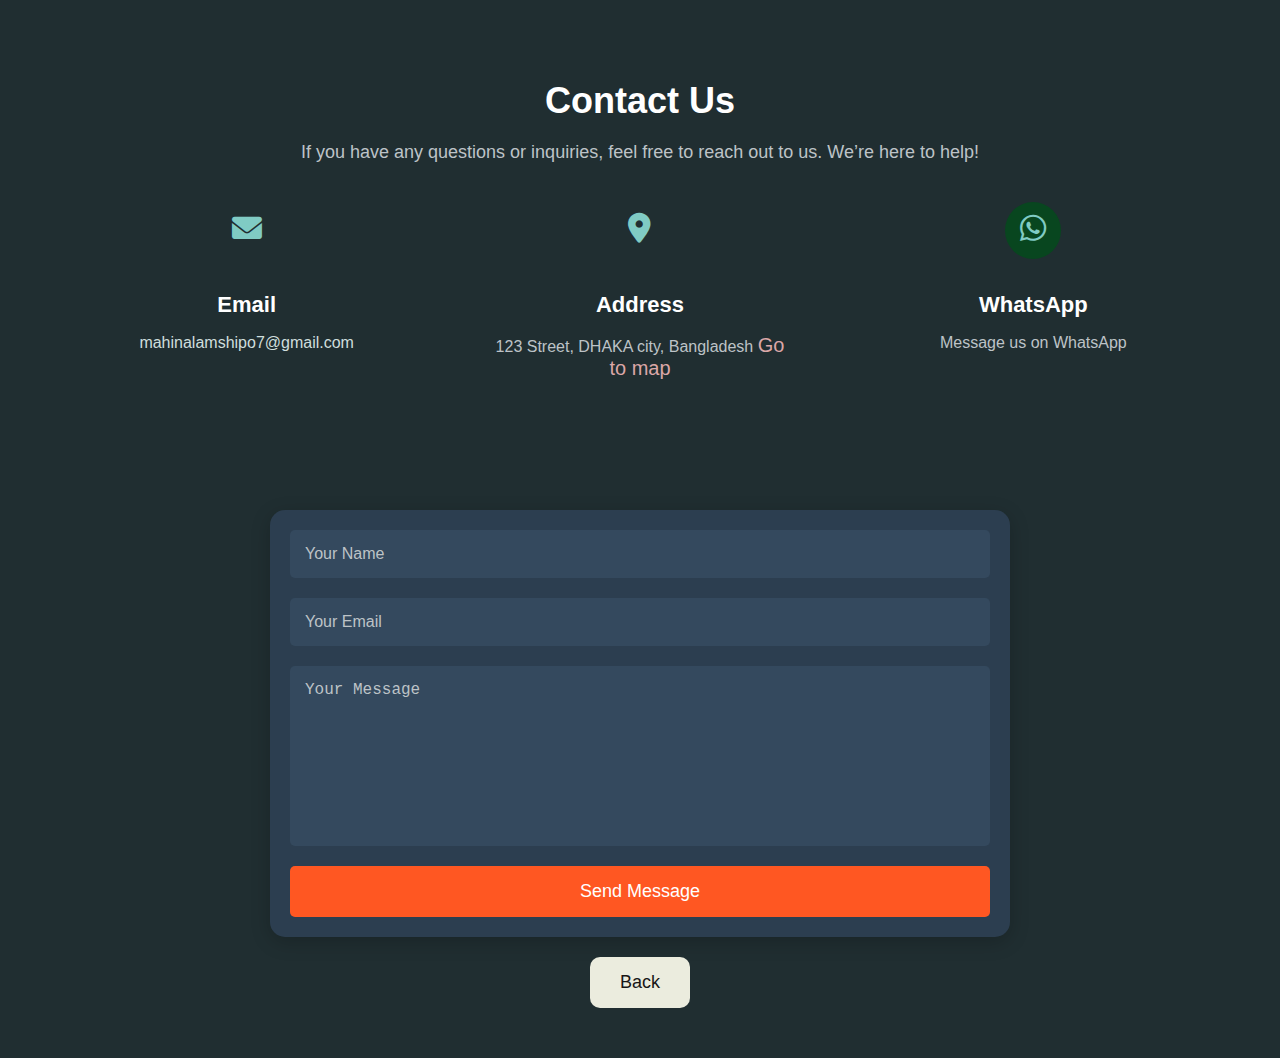
<file: contact.html>
<!DOCTYPE html>
<html lang="en">
<head>
    <meta charset="UTF-8">
    <meta name="viewport" content="width=device-width, initial-scale=1.0">
    <meta http-equiv="X-UA-Compatible" content="ie=edge">
    <title>Contact Us</title>
    <link rel="stylesheet" href="https://cdnjs.cloudflare.com/ajax/libs/font-awesome/6.0.0-beta3/css/all.min.css" />
    <style>
        body {
            font-family: Arial, sans-serif;
            margin: 0;
            padding: 0;
            background-color: #202e31;
            color: #fff;
        }

        .contact-section {
            padding: 50px;
            text-align: center;
        }

        .contact-section h2 {
            font-size: 36px;
            font-weight: bold;
            margin-bottom: 20px;
            color: #fff;
            transition: color 0.5s ease-in-out; /* Transition effect */
        }

        .contact-section h2:hover {
            color: rgb(255, 0, 150); /* RGB hover color */
        }

        .contact-section p {
            font-size: 18px;
            margin-bottom: 50px;
            color: #bdc3c7;
            transition: color 0.5s ease-in-out; /* Transition effect */
        }

        .contact-section p:hover {
            color: rgb(255, 204, 0); /* RGB hover color */
        }

        /* Contact Information */
        .contact-info {
            display: flex;
            justify-content: space-around;
            flex-wrap: wrap;
            margin-bottom: 50px;
        }

        .contact-info div {
            width: 300px;
            margin-bottom: 30px;
        }

        .contact-info i {
            font-size: 30px;
            margin-bottom: 20px;
            color: #80cbc4;
        }

        .contact-info h4 {
            font-size: 22px;
            margin-bottom: 10px;
            transition: color 0.5s ease-in-out; /* Transition effect */
        }

        .contact-info h4:hover {
            color: rgb(255, 0, 150); /* RGB hover color */
        }

        .contact-info p {
            font-size: 16px;
            color: #bdc3c7;
            transition: color 0.5s ease-in-out; /* Transition effect */
        }

        .contact-info p:hover {
            color: rgb(255, 204, 0); /* RGB hover color */
        }

        /* Contact Form */
        .contact-form {
            max-width: 700px;
            margin: 0 auto;
            padding: 20px;
            background-color: #2c3e50;
            border-radius: 15px;
            box-shadow: 0 5px 20px rgba(0, 0, 0, 0.2);
        }

        .contact-form form {
            display: flex;
            flex-direction: column;
        }

        .contact-form input, .contact-form textarea {
            margin-bottom: 20px;
            padding: 15px;
            font-size: 16px;
            border: none;
            border-radius: 5px;
            background-color: #34495e;
            color: #fff;
        }

        .contact-form input::placeholder, .contact-form textarea::placeholder {
            color: #bdc3c7;
        }

        .contact-form input:focus, .contact-form textarea:focus {
            outline: none;
            background-color: #3c5970;
        }

        .contact-form textarea {
            resize: none;
            height: 150px;
        }

        .contact-form button {
            padding: 15px;
            font-size: 18px;
            border: none;
            background-color: #ff5722;
            color: #fff;
            cursor: pointer;
            border-radius: 5px;
            transition: background-color 0.3s ease-in-out;
        }

        .contact-form button:hover {
            background: linear-gradient(90deg, rgba(0, 204, 255, 1) 0%, rgba(255, 0, 150, 1) 100%);
        }

        /* WhatsApp Icon */
        .whatsapp-button {
            background-color: #08461f;
            border-radius: 50%;
            color: rgb(175, 25, 25);
            padding: 15px;
            font-size: 24px;
            transition: background-color 0.3s ease-in-out;
        }

        .whatsapp-button:hover {
            background-color: #1ebe57;
        }

        /* Responsive Design */
        @media (max-width: 768px) {
            .contact-info {
                flex-direction: column;
                align-items: center;
            }

            .contact-info div {
                width: 90%;
            }
        }
        .shepo p a{
            text-decoration: none;
            color: rgb(207, 222, 221);
        }

        .location p a{
            text-decoration: none;
            font-size: 20px;
            color: rgb(219, 167, 167);
        }

        /* Back Button */
        .back-button {
            margin-top: 20px;
            padding: 15px 30px;
            font-size: 18px;
            color: #171616;
            background-color: #ebecde;
            border: none;
            cursor: pointer;
            border-radius: 10px;
            text-decoration: none;
            display: inline-block;
        }

        .back-button:hover {
            background-color: #bc8adb;
        }
    </style>
</head>
<body>

    <section class="contact-section">
        <h2>Contact Us</h2>
        <p>If you have any questions or inquiries, feel free to reach out to us. We’re here to help!</p>

        <div class="contact-info">
            <div class="shepo">
                <i class="fas fa-envelope"></i>
                <h4>Email</h4>
                <p><a href="mailto:mahinalamshipo7@gmail.com">mahinalamshipo7@gmail.com</a></p>
            </div>
            <div class="location">
                <i class="fas fa-map-marker-alt"></i>
                <h4>Address</h4>
                <p>123 Street, DHAKA city, Bangladesh
                    <a href="https://maps.app.goo.gl/6219A3HgmD58SnCx9">Go to map</a></p>
            </div>
            <div>
                <a href="https://wa.me/qr/N2J76N472YQXI1" target="_blank" class="whatsapp-button">
                    <i class="fab fa-whatsapp"></i>
                </a>
                <h4>WhatsApp</h4>
                <p>Message us on WhatsApp</p>
            </div>
        </div>

        <!-- Contact Form -->
        <div class="contact-form">
            <form action="submit_form.php" method="POST">
                <input type="text" name="name" placeholder="Your Name" required>
                <input type="email" name="email" placeholder="Your Email" required>
                <textarea name="message" placeholder="Your Message" required></textarea>
                <button type="submit">Send Message</button>
            </form>
        </div>

        <!-- Back Button -->
        <a href="javascript:history.back()" class="back-button">Back</a>
    </section>

</body>
</html>
</file>
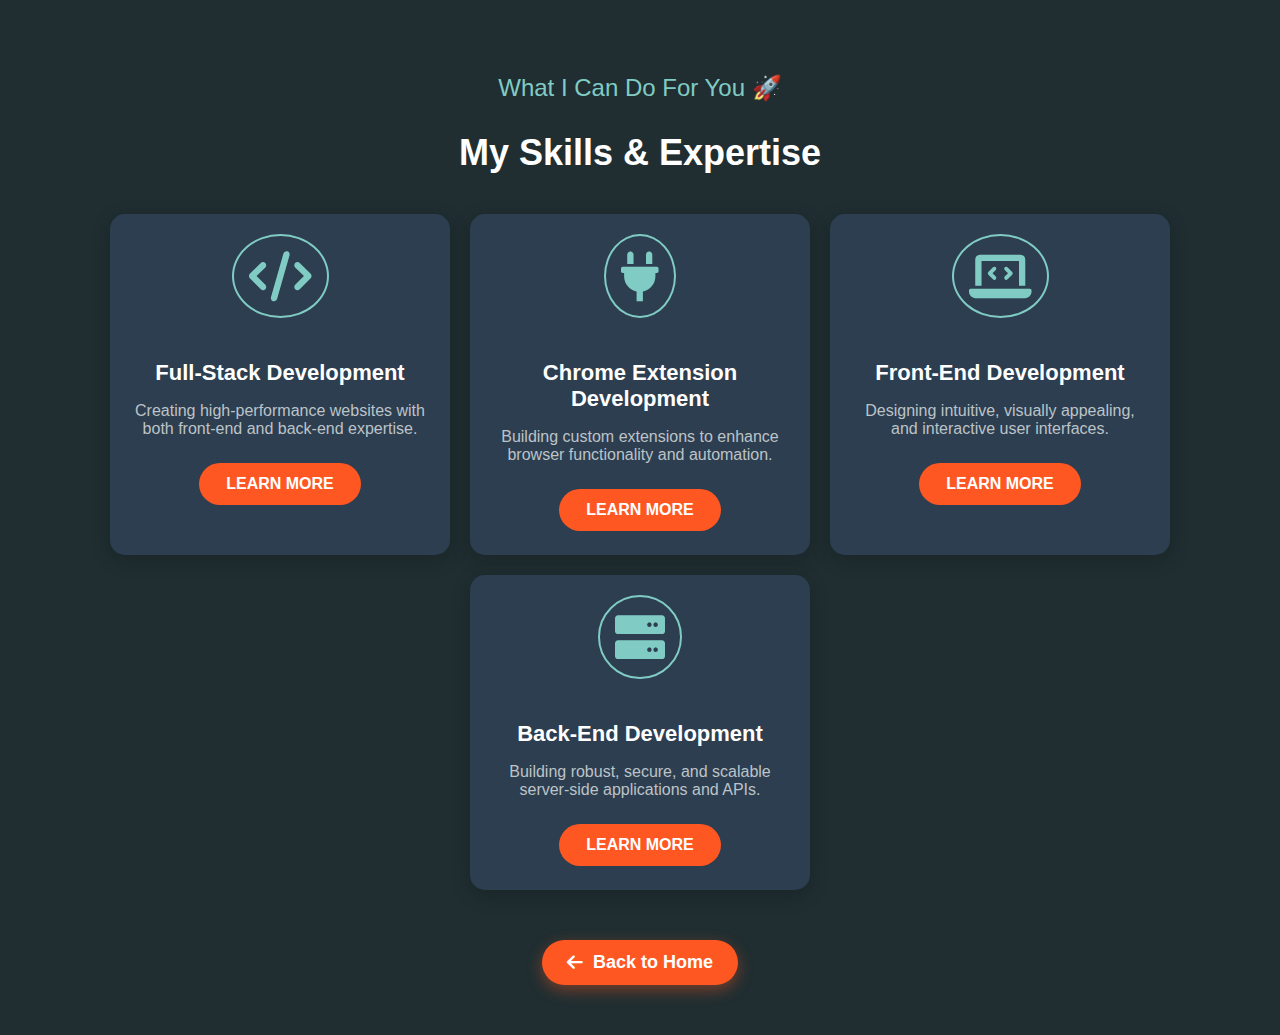
<file: service.html>
<!DOCTYPE html>
<html lang="en">
<head>
    <meta charset="UTF-8">
    <meta name="viewport" content="width=device-width, initial-scale=1.0">
    <meta http-equiv="X-UA-Compatible" content="ie=edge">
    <title>Our Services</title>
    <link rel="stylesheet" href="https://cdnjs.cloudflare.com/ajax/libs/font-awesome/6.0.0-beta3/css/all.min.css" />
    <style>
        body {
            font-family: 'Arial', sans-serif;
            margin: 0;
            padding: 0;
            background-color: #202e31;
            color: #fff;
        }

        .services-section {
            text-align: center;
            padding: 50px 20px;
        }

        .small-heading {
            font-size: 24px;
            color: #80cbc4;
            margin-bottom: 10px;
        }

        .main-heading {
            font-size: 36px;
            font-weight: bold;
            color: #fff;
            margin-bottom: 40px;
        }

        .service-cards {
            display: flex;
            justify-content: center;
            flex-wrap: wrap;
            gap: 20px;
        }

        .service-card {
            background-color: #2c3e50;
            width: 100%;
            max-width: 300px;
            padding: 20px;
            border-radius: 15px;
            box-shadow: 0 5px 20px rgba(0, 0, 0, 0.2);
            transition: transform 0.3s ease-in-out;
            position: relative;
            overflow: hidden;
            text-align: center;
            cursor: pointer;
        }

        .service-card:hover {
            transform: translateY(-10px);
            box-shadow: 0 8px 25px rgba(0, 0, 0, 0.4);
        }

        /* Animated Service Icons */
        .service-icon {
            font-size: 50px;
            color: #80cbc4;
            margin-bottom: 20px;
            padding: 15px;
            border-radius: 50%;
            border: 2px solid #80cbc4;
            transition: transform 0.3s ease-in-out, color 0.3s ease-in-out, border-color 0.3s ease-in-out;
        }

        .service-card:hover .service-icon {
            transform: scale(1.3) rotate(360deg);
            color: #ff5722;
            border-color: #ff5722;
        }

        .service-card h3 {
            font-size: 22px;
            margin-bottom: 15px;
            color: #fff;
            transition: color 0.3s ease-in-out;
        }

        .service-card:hover h3 {
            color: #ffcc00;
        }

        .service-card p {
            font-size: 16px;
            margin-bottom: 25px;
            color: #bdc3c7;
            transition: opacity 0.3s ease-in-out;
        }

        .service-card:hover p {
            opacity: 0.9;
        }

        /* Button Hover Effects */
        .read-more-btn {
            display: inline-block;
            padding: 10px 25px;
            border: 2px solid transparent;
            background-color: #ff5722;
            color: #fff;
            font-weight: bold;
            text-transform: uppercase;
            cursor: pointer;
            transition: background-color 0.4s ease-in-out, color 0.4s ease-in-out, border 0.4s ease-in-out;
            border-radius: 25px;
            text-decoration: none;
            position: relative;
            overflow: hidden;
        }

        .read-more-btn:hover {
            background: linear-gradient(90deg, rgba(0, 204, 255, 1) 0%, rgba(255, 0, 150, 1) 100%);
            color: #fff;
            border: 2px solid rgba(255, 255, 255, 0.7);
        }

        .back-btn {
            display: flex;
            justify-content: center;
            margin-top: 50px;
        }

        .back-btn a {
            display: inline-flex;
            align-items: center;
            padding: 12px 25px;
            background: #ff5722;
            color: #fff;
            font-size: 18px;
            font-weight: bold;
            text-decoration: none;
            border-radius: 30px;
            transition: all 0.3s ease-in-out;
            box-shadow: 0 5px 15px rgba(255, 87, 34, 0.4);
        }

        .back-btn a i {
            margin-right: 10px;
        }

        .back-btn a:hover {
            background: #ff3d00;
            box-shadow: 0 5px 20px rgba(255, 87, 34, 0.6);
            transform: scale(1.05);
        }

        @media (max-width: 768px) {
            .service-cards {
                flex-direction: column;
                align-items: center;
            }
        }
    </style>
</head>
<body>

    <section class="services-section">
        <p class="small-heading">What I Can Do For You 🚀</p>
        <h2 class="main-heading">My Skills & Expertise</h2>

        <div class="service-cards">

            <div class="service-card">
                <i class="fas fa-code service-icon"></i>
                <h3>Full-Stack Development</h3>
                <p>Creating high-performance websites with both front-end and back-end expertise.</p>
                <a href="https://yourlink.com" class="read-more-btn">Learn More</a>
            </div>

            <div class="service-card">
                <i class="fas fa-plug service-icon"></i>
                <h3>Chrome Extension Development</h3>
                <p>Building custom extensions to enhance browser functionality and automation.</p>
                <a href="https://yourlink.com" class="read-more-btn">Learn More</a>
            </div>

            <div class="service-card">
                <i class="fas fa-laptop-code service-icon"></i>
                <h3>Front-End Development</h3>
                <p>Designing intuitive, visually appealing, and interactive user interfaces.</p>
                <a href="https://yourlink.com" class="read-more-btn">Learn More</a>
            </div>

            <div class="service-card">
                <i class="fas fa-server service-icon"></i>
                <h3>Back-End Development</h3>
                <p>Building robust, secure, and scalable server-side applications and APIs.</p>
                <a href="https://yourlink.com" class="read-more-btn">Learn More</a>
            </div>

        </div>

        <div class="back-btn">
            <a href="javascript:history.back()"><i class="fas fa-arrow-left"></i> Back to Home</a>
        </div>

    </section>

</body>
</html>
</file>
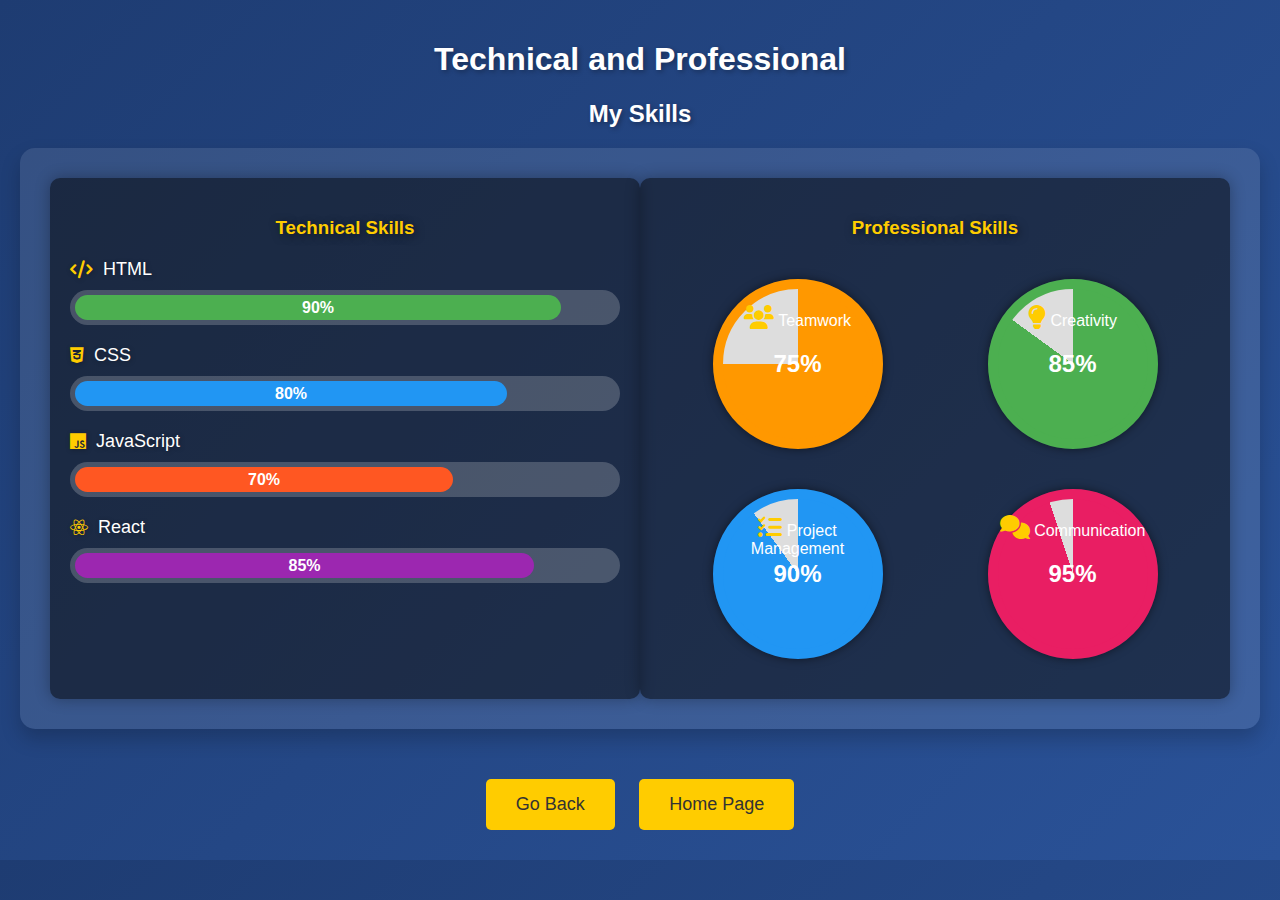
<file: skill.html>
<!DOCTYPE html>
<html lang="en">
<head>
    <meta charset="UTF-8">
    <meta name="viewport" content="width=device-width, initial-scale=1.0">
    <title>Skills with Icons</title>
    
    <!-- Font Awesome CDN for icons -->
    <link rel="stylesheet" href="https://cdnjs.cloudflare.com/ajax/libs/font-awesome/6.0.0-beta3/css/all.min.css">
    
    <style>
        /* Body Styles */
        body {
            font-family: Arial, sans-serif;
            margin: 0;
            padding: 20px;
            background: linear-gradient(135deg, #1e3c72, #2a5298); /* Gradient background */
            color: #fff; /* White text for better readability */
        }

        h1, h2 {
            text-align: center;
            color: #fff;
            text-shadow: 2px 2px 5px rgba(0, 0, 0, 0.3); /* Text shadow for depth */
        }

        /* Container and Section Styling */
        .container {
            display: flex;
            justify-content: space-between;
            max-width: 1200px;
            margin: 0 auto;
            background-color: rgba(255, 255, 255, 0.1); /* Transparent white for subtle distinction */
            padding: 30px;
            border-radius: 15px; /* Rounded corners */
            box-shadow: 0 10px 20px rgba(0, 0, 0, 0.2); /* Shadow for depth */
        }

        /* Section Styling */
        .technical-skills, .professional-skills {
            width: 48%;
            padding: 20px;
            background-color: rgba(0, 0, 0, 0.5); /* Dark semi-transparent background */
            border-radius: 10px;
            box-shadow: 0px 0px 15px rgba(0, 0, 0, 0.3);
            transition: all 0.3s ease-in-out;
            color: #fff;
        }

        .technical-skills:hover, .professional-skills:hover {
            background-color: rgba(0, 0, 0, 0.7); /* Darker on hover */
            transform: translateY(-5px);
        }

        h3 {
            text-align: center;
            color: #ffcc00; /* Gold text */
            text-shadow: 2px 2px 8px rgba(0, 0, 0, 0.5); /* Glow-like shadow */
            margin-bottom: 20px;
        }

        /* Skill Bar Styling */
        .skill-bar {
            margin: 20px 0;
        }

        .skill-bar span {
            font-size: 18px;
            display: flex;
            align-items: center;
            text-shadow: 1px 1px 5px rgba(0, 0, 0, 0.3);
        }

        /* Icon styling */
        .skill-bar span i {
            margin-right: 10px;
            color: #ffcc00;
        }

        .bar {
            background-color: rgba(255, 255, 255, 0.2); /* Light bar background */
            border-radius: 20px;
            padding: 5px;
            margin: 10px 0;
            height: 25px;
        }

        .bar-fill {
            height: 100%;
            border-radius: 20px;
            text-align: center;
            line-height: 25px;
            color: white;
            font-weight: bold;
            transition: width 1s ease-in-out;
        }

        .bar-fill.html { width: 0; background-color: #4CAF50; }
        .bar-fill.css { width: 0; background-color: #2196F3; }
        .bar-fill.js { width: 0; background-color: #FF5722; }
        .bar-fill.react { width: 0; background-color: #9C27B0; }

        /* Professional Skills Circles */
        .circle-container {
            display: flex;
            justify-content: space-around;
            flex-wrap: wrap;
        }

        .circle {
            width: 150px;
            height: 150px;
            background-color: rgba(255, 255, 255, 0.2); /* Light circle background */
            border-radius: 50%;
            border: 10px solid rgba(255, 255, 255, 0.3);
            position: relative;
            margin: 20px;
            box-shadow: 0px 0px 10px rgba(0, 0, 0, 0.5);
            transition: all 1s ease-in-out;
        }

        .circle:hover {
            transform: scale(1.05);
            box-shadow: 0px 0px 20px rgba(255, 255, 255, 0.6); /* Glow effect */
        }

        .circle .label {
            position: absolute;
            top: 50%;
            left: 50%;
            transform: translate(-50%, -50%);
            font-size: 24px;
            font-weight: bold;
            color: #fff;
        }

        /* Icons for Professional Skills */
        .circle p i {
            font-size: 1.5em;
            color: #ffcc00;
        }

        /* Colors for Professional Skills */
        .circle.teamwork {
            border-color: #FF9800;
            background: conic-gradient(#FF9800 0%, #ddd 100%);
        }

        .circle.creativity {
            border-color: #4CAF50;
            background: conic-gradient(#4CAF50 0%, #ddd 100%);
        }

        .circle.project-management {
            border-color: #2196F3;
            background: conic-gradient(#2196F3 0%, #ddd 100%);
        }

        .circle.communication {
            border-color: #E91E63;
            background: conic-gradient(#E91E63 0%, #ddd 100%);
        }

        /* Trigger animations on load */
        body.loaded .bar-fill.html { width: 90%; }
        body.loaded .bar-fill.css { width: 80%; }
        body.loaded .bar-fill.js { width: 70%; }
        body.loaded .bar-fill.react { width: 85%; }

        body.loaded .circle.teamwork {
            background: conic-gradient(#FF9800 75%, #ddd 25%);
        }

        body.loaded .circle.creativity {
            background: conic-gradient(#4CAF50 85%, #ddd 15%);
        }

        body.loaded .circle.project-management {
            background: conic-gradient(#2196F3 90%, #ddd 10%);
        }

        body.loaded .circle.communication {
            background: conic-gradient(#E91E63 95%, #ddd 5%);
        }

        /* Responsive Design */
        @media (max-width: 768px) {
            .container {
                flex-direction: column;
            }

            .technical-skills, .professional-skills {
                width: 100%;
                margin-bottom: 20px;
            }
        }

        /* Button Styling */
        .navigation-buttons {
            text-align: center;
            margin-top: 40px;
        }

        .navigation-buttons button {
            background-color: #ffcc00;
            color: #333;
            border: none;
            padding: 15px 30px;
            font-size: 18px;
            margin: 10px;
            cursor: pointer;
            border-radius: 5px;
            transition: background-color 0.3s ease;
        }

        .navigation-buttons button:hover {
            background-color: #e1a800;
        }
    </style>
</head>
<body>

<h1>Technical and Professional</h1>
<h2>My Skills</h2>

<div class="container">
    <!-- Technical Skills Section -->
    <div class="technical-skills">
        <h3>Technical Skills</h3>

        <div class="skill-bar">
            <span><i class="fas fa-code"></i> HTML</span>
            <div class="bar">
                <div class="bar-fill html">90%</div>
            </div>
        </div>

        <div class="skill-bar">
            <span><i class="fab fa-css3-alt"></i> CSS</span>
            <div class="bar">
                <div class="bar-fill css">80%</div>
            </div>
        </div>

        <div class="skill-bar">
            <span><i class="fab fa-js"></i> JavaScript</span>
            <div class="bar">
                <div class="bar-fill js">70%</div>
            </div>
        </div>

        <div class="skill-bar">
            <span><i class="fab fa-react"></i> React</span>
            <div class="bar">
                <div class="bar-fill react">85%</div>
            </div>
        </div>
    </div>

    <!-- Professional Skills Section -->
    <div class="professional-skills">
        <h3>Professional Skills</h3>

        <div class="circle-container">
            <div class="circle teamwork">
                <div class="label">75%</div>
                <p style="text-align:center;"><i class="fas fa-users"></i> Teamwork</p>
            </div>

            <div class="circle creativity">
                <div class="label">85%</div>
                <p style="text-align:center;"><i class="fas fa-lightbulb"></i> Creativity</p>
            </div>

            <div class="circle project-management">
                <div class="label">90%</div>
                <p style="text-align:center;"><i class="fas fa-tasks"></i> Project Management</p>
            </div>

            <div class="circle communication">
                <div class="label">95%</div>
                <p style="text-align:center;"><i class="fas fa-comments"></i> Communication</p>
            </div>
        </div>
    </div>
</div>

<!-- Navigation Buttons Section -->
<div class="navigation-buttons">
    <button onclick="window.history.back();">Go Back</button>
    <button onclick="window.location.href='project2.html';">Home Page</button>
</div>

<script>
    // Trigger animation after the page loads
    window.addEventListener('load', () => {
        document.body.classList.add('loaded');
    });
</script>

</body>
</html>
</file>
